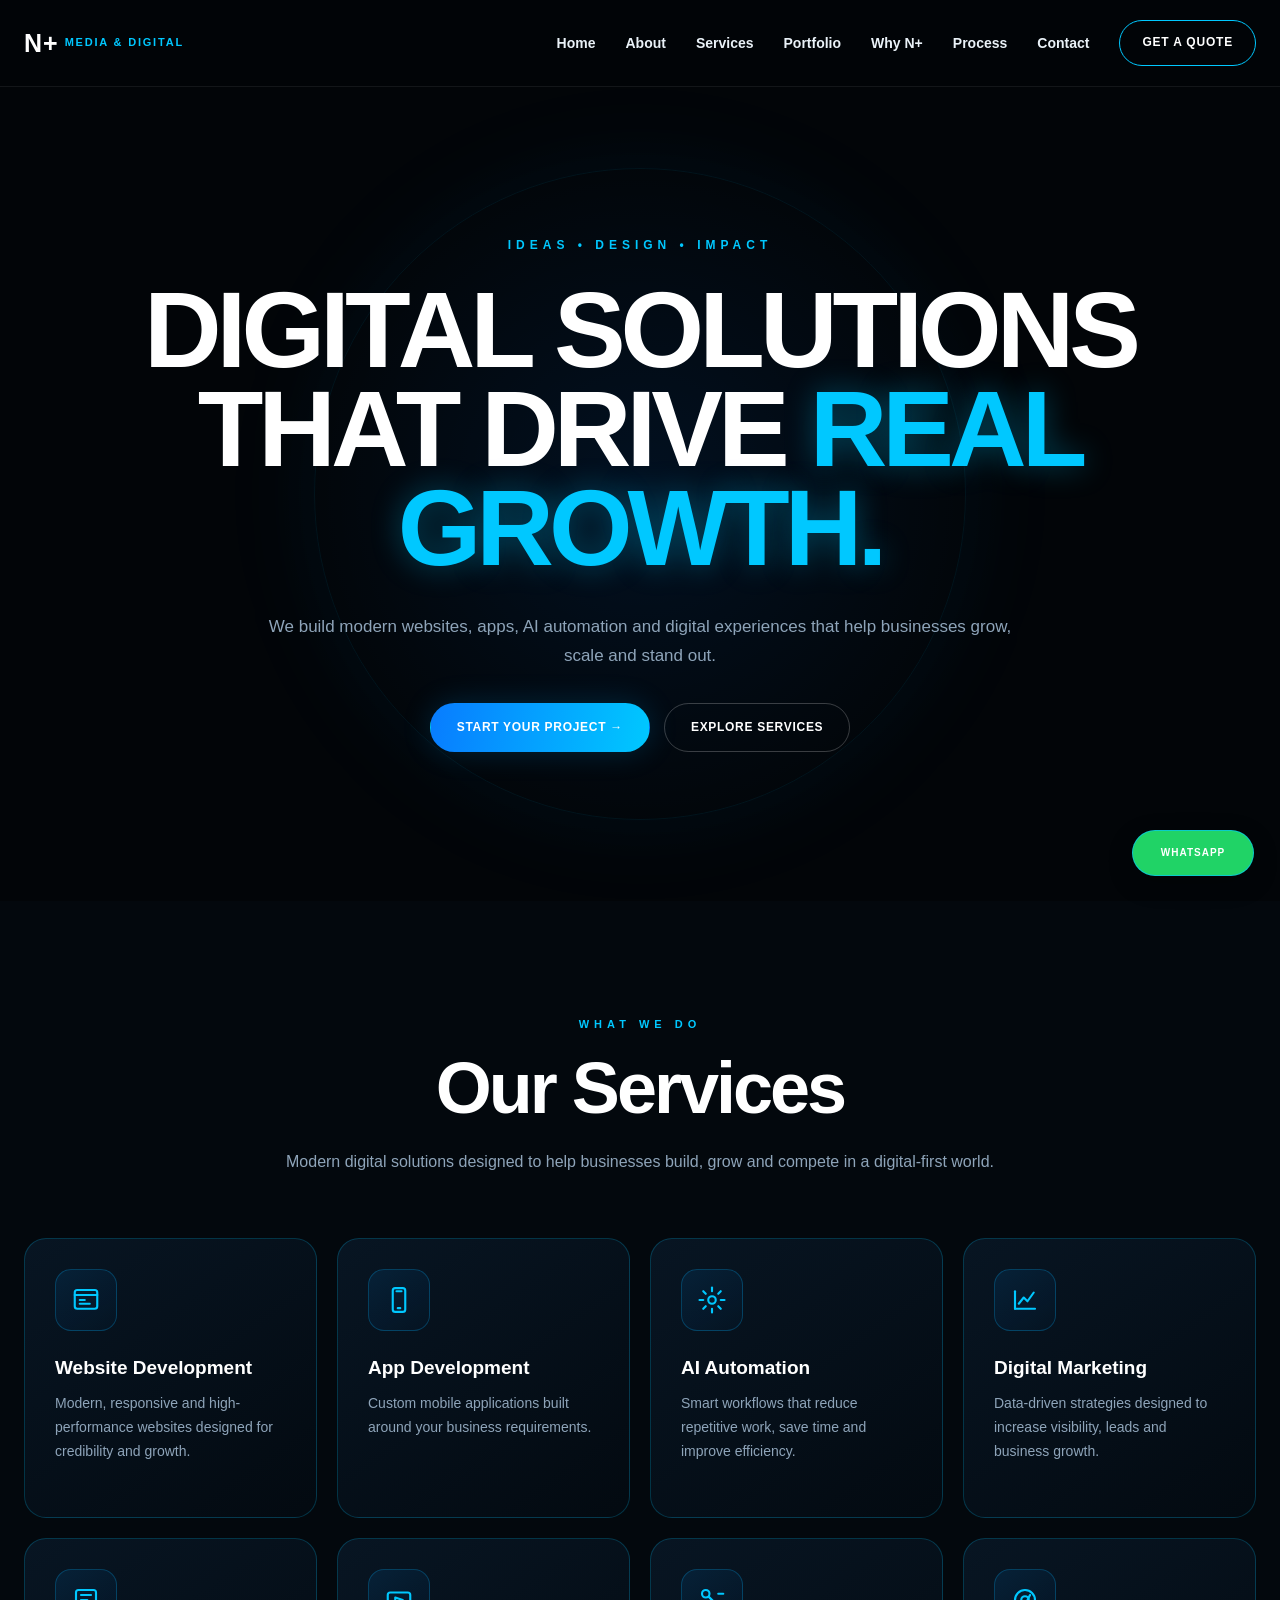
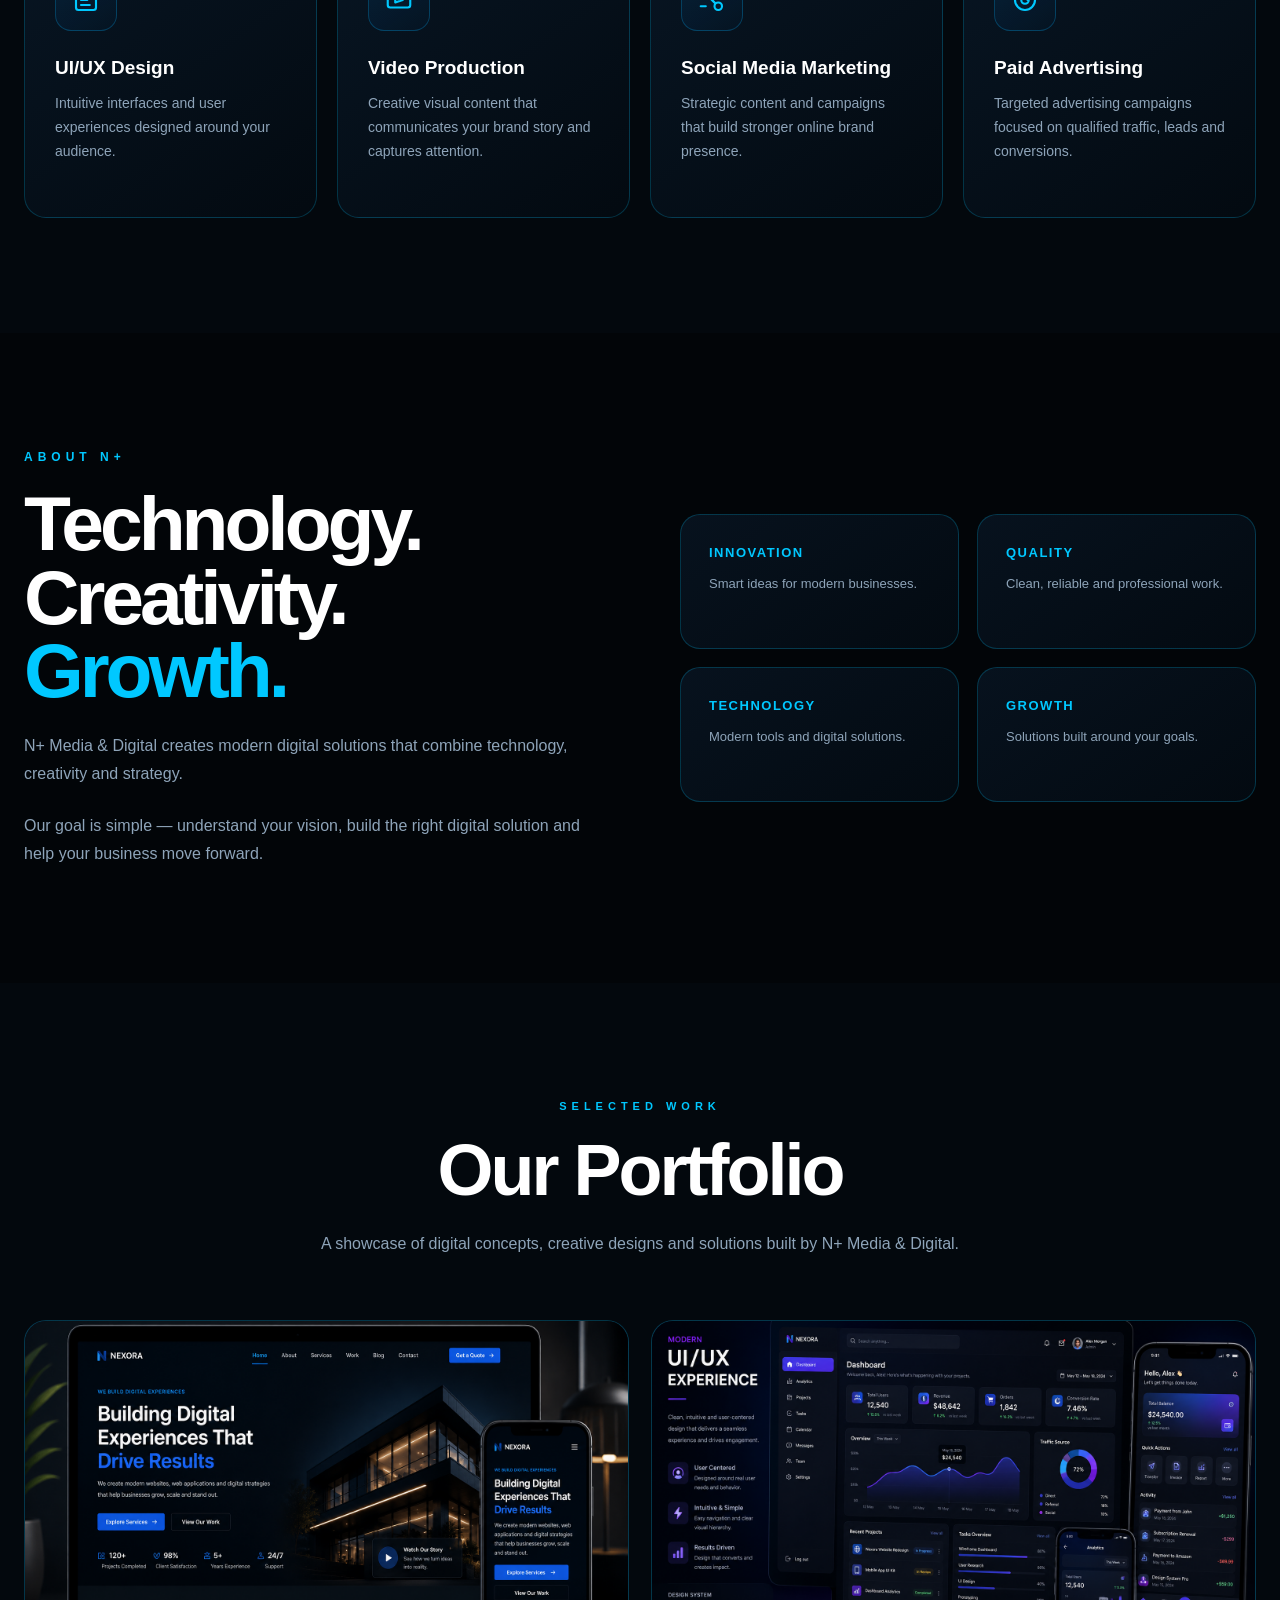
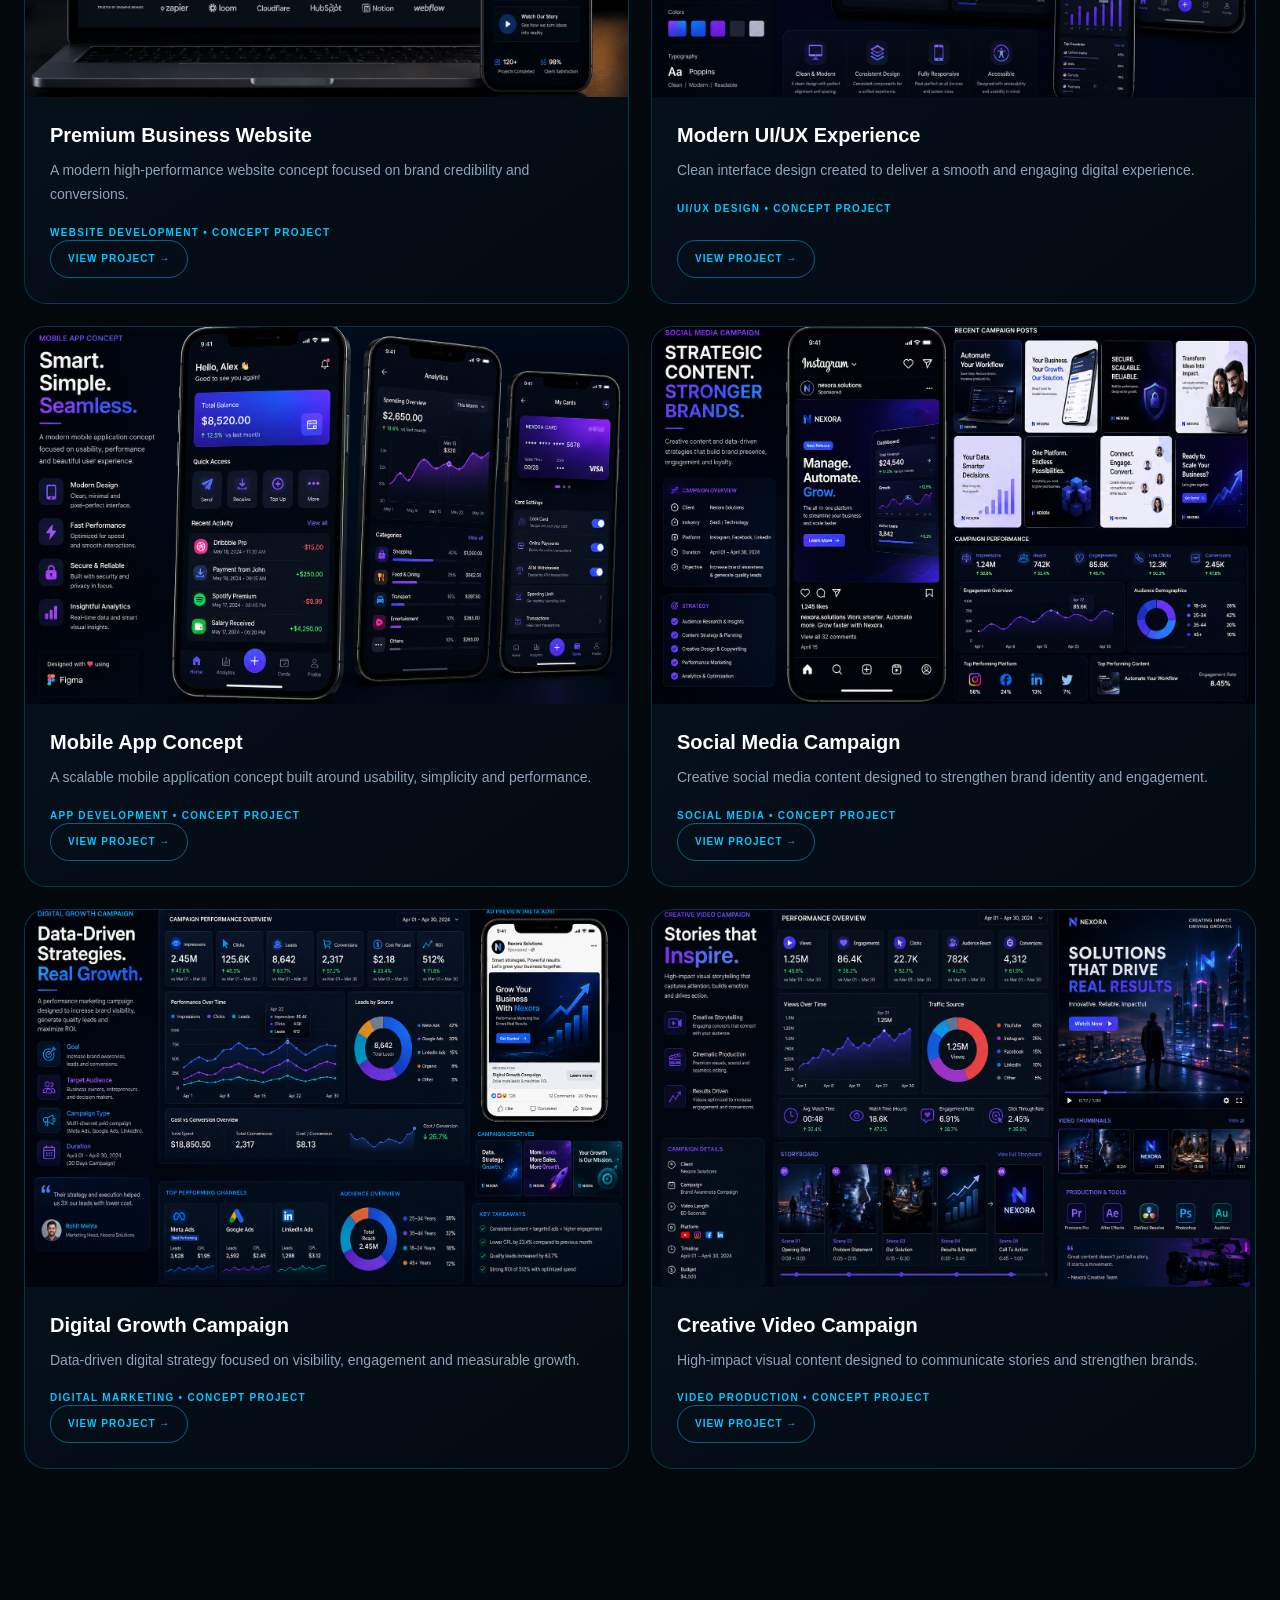
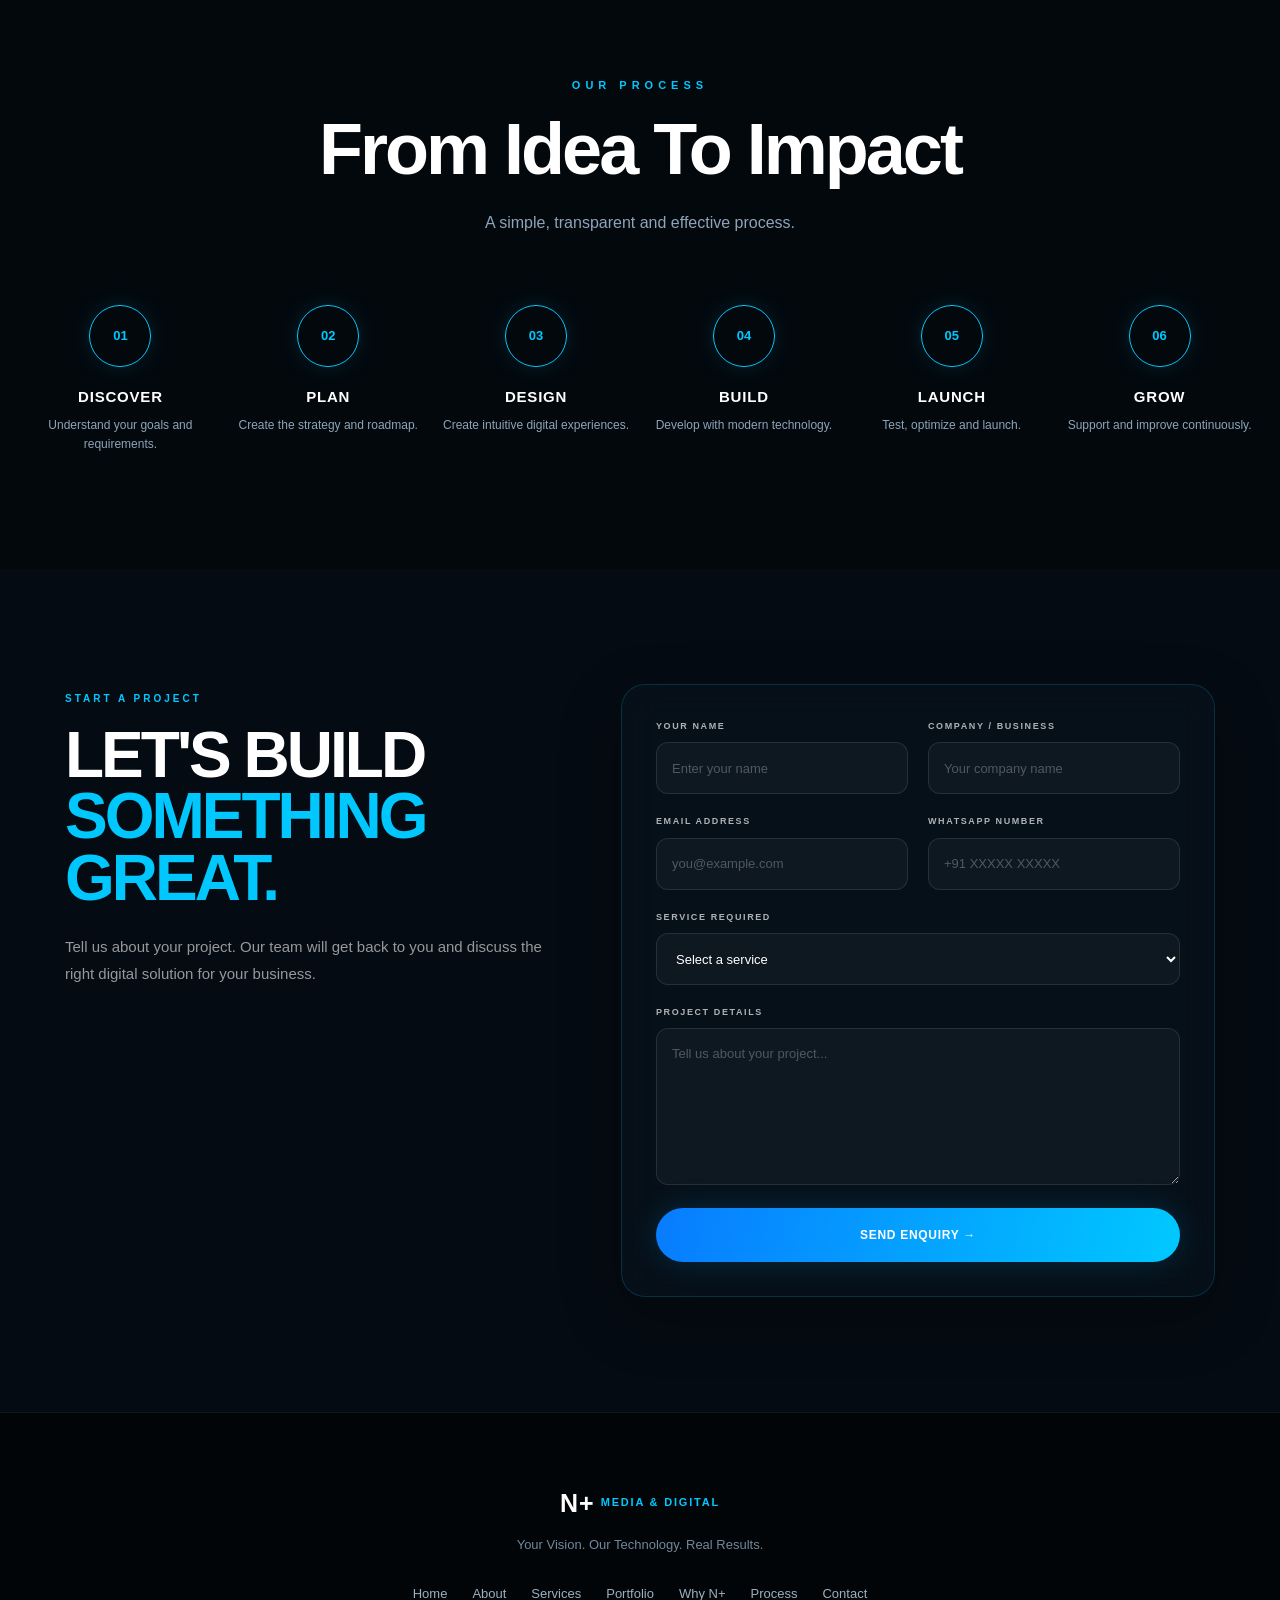
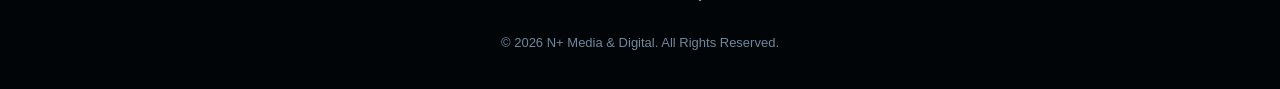
<file: index.html>
<!DOCTYPE html>
<html lang="en">

<head>

    <meta charset="UTF-8">

    <meta
        name="viewport"
        content="width=device-width, initial-scale=1.0"
    >

    <title>
        N+ Media & Digital | Digital Solutions That Drive Real Growth
    </title>

    <meta
        name="description"
        content="N+ Media & Digital builds modern websites, apps, AI automation, UI/UX and digital solutions for growing businesses."
    >

    <!-- SEO -->
<link rel="canonical" href="https://nplusmediadigital.github.io/">

<meta name="robots" content="index, follow">

<meta property="og:title" content="N+ Media & Digital | Digital Solutions That Drive Real Growth">
<meta property="og:description" content="N+ Media & Digital builds modern websites, apps, AI automation, UI/UX and digital solutions for growing businesses.">
<meta property="og:url" content="https://nplusmediadigital.github.io/">
<meta property="og:type" content="website">

<meta name="twitter:card" content="summary">
<meta name="twitter:title" content="N+ Media & Digital | Digital Solutions That Drive Real Growth">
<meta name="twitter:description" content="Modern websites, apps, AI automation, UI/UX and digital solutions for growing businesses.">
    
    <meta
        name="theme-color"
        content="#03080d"
    >

    <link
        rel="stylesheet"
        href="style.css"
    >
    <link rel="icon" type="image/png" href="favicon.png">
</head>


<body>


<!-- =========================================================
     HEADER
========================================================= -->

<header>

    <nav class="navbar">

        <!-- LOGO -->

        <a
    href="#home"
    class="logo"
    aria-label="N+ Media & Digital Home"
>
    N+
    <span>MEDIA & DIGITAL</span>
</a>

        <!-- NAVIGATION -->

        <ul class="nav-links">

            <li>
                <a href="#home">
                    Home
                </a>
            </li>

            <li>
                <a href="#about">
                    About
                </a>
            </li>

            <li>
                <a href="#services">
                    Services
                </a>
            </li>

            <li>
                <a href="#portfolio">
                    Portfolio
                </a>
            </li>

            <li>
                <a href="#why">
                    Why N+
                </a>
            </li>

            <li>
                <a href="#process">
                    Process
                </a>
            </li>

            <li>
                <a href="#contact">
                    Contact
                </a>
            </li>

        </ul>


        <!-- MOBILE MENU BUTTON -->

        <button
            class="menu-toggle"
            type="button"
            aria-label="Open menu"
            aria-expanded="false"
        >
            <span></span>
            <span></span>
            <span></span>
        </button>


        <!-- DESKTOP QUOTE BUTTON -->

        <a
            href="#contact"
            class="nav-btn quote-btn"
        >
            GET A QUOTE
        </a>

    </nav>

</header>



<!-- =========================================================
     MAIN
========================================================= -->

<main id="home">



<!-- =========================================================
     HERO
========================================================= -->

<section class="hero">

    <div class="hero-content">

        <div class="eyebrow">
            IDEAS • DESIGN • IMPACT
        </div>


        <h1>

            DIGITAL SOLUTIONS

            <br>

            THAT DRIVE

            <span>
                REAL GROWTH.
            </span>

        </h1>


        <p>
            We build modern websites, apps, AI automation
            and digital experiences that help businesses
            grow, scale and stand out.
        </p>


        <div class="hero-buttons">

            <a
                href="#contact"
                class="btn btn-primary"
            >
                START YOUR PROJECT →
            </a>


            <a
                href="#services"
                class="btn btn-outline"
            >
                EXPLORE SERVICES
            </a>

        </div>

    </div>

</section>



<!-- =========================================================
     SERVICES
========================================================= -->

<section id="services">

    <div class="section-title">

        <small>
            WHAT WE DO
        </small>


        <h2>
            Our Services
        </h2>


        <p>
            Modern digital solutions designed to help
            businesses build, grow and compete in a
            digital-first world.
        </p>

    </div>



    <div class="services-grid">


        <!-- SERVICE 01 -->

        <div class="card service-card">

            <div class="icon">

                <svg
                    class="digital-icon"
                    viewBox="0 0 24 24"
                    aria-hidden="true"
                >

                    <rect
                        x="3"
                        y="4"
                        width="18"
                        height="15"
                        rx="2"
                    ></rect>

                    <path d="M3 8h18"></path>

                    <path d="M7 12h4"></path>

                    <path d="M7 15h8"></path>

                </svg>

            </div>


            <h3>
                Website Development
            </h3>


            <p>
                Modern, responsive and high-performance
                websites designed for credibility and growth.
            </p>

        </div>



        <!-- SERVICE 02 -->

        <div class="card service-card">

            <div class="icon">

                <svg
                    class="digital-icon"
                    viewBox="0 0 24 24"
                    aria-hidden="true"
                >

                    <rect
                        x="7"
                        y="2.5"
                        width="10"
                        height="19"
                        rx="2"
                    ></rect>

                    <path d="M10 5h4"></path>

                    <path d="M11 18.5h2"></path>

                </svg>

            </div>


            <h3>
                App Development
            </h3>


            <p>
                Custom mobile applications built around
                your business requirements.
            </p>

        </div>



        <!-- SERVICE 03 -->

        <div class="card service-card">

            <div class="icon">

                <svg
                    class="digital-icon"
                    viewBox="0 0 24 24"
                    aria-hidden="true"
                >

                    <circle
                        cx="12"
                        cy="12"
                        r="3"
                    ></circle>

                    <path d="M12 2v3"></path>

                    <path d="M12 19v3"></path>

                    <path d="M2 12h3"></path>

                    <path d="M19 12h3"></path>

                    <path d="M5 5l2 2"></path>

                    <path d="M17 17l2 2"></path>

                    <path d="M19 5l-2 2"></path>

                    <path d="M7 17l-2 2"></path>

                </svg>

            </div>


            <h3>
                AI Automation
            </h3>


            <p>
                Smart workflows that reduce repetitive work,
                save time and improve efficiency.
            </p>

        </div>



        <!-- SERVICE 04 -->

        <div class="card service-card">

            <div class="icon">

                <svg
                    class="digital-icon"
                    viewBox="0 0 24 24"
                    aria-hidden="true"
                >

                    <path d="M4 19V5"></path>

                    <path d="M4 19h16"></path>

                    <path d="M7 15l4-5 3 3 5-7"></path>

                </svg>

            </div>


            <h3>
                Digital Marketing
            </h3>


            <p>
                Data-driven strategies designed to increase
                visibility, leads and business growth.
            </p>

        </div>



        <!-- SERVICE 05 -->

        <div class="card service-card">

            <div class="icon">

                <svg
                    class="digital-icon"
                    viewBox="0 0 24 24"
                    aria-hidden="true"
                >

                    <rect
                        x="4"
                        y="4"
                        width="16"
                        height="16"
                        rx="2"
                    ></rect>

                    <path d="M8 8h8"></path>

                    <path d="M8 12h5"></path>

                    <path d="M8 16h7"></path>

                </svg>

            </div>


            <h3>
                UI/UX Design
            </h3>


            <p>
                Intuitive interfaces and user experiences
                designed around your audience.
            </p>

        </div>



        <!-- SERVICE 06 -->

        <div class="card service-card">

            <div class="icon">

                <svg
                    class="digital-icon"
                    viewBox="0 0 24 24"
                    aria-hidden="true"
                >

                    <rect
                        x="3"
                        y="6"
                        width="18"
                        height="12"
                        rx="2"
                    ></rect>

                    <path d="M9 10l6 2-6 2z"></path>

                </svg>

            </div>


            <h3>
                Video Production
            </h3>


            <p>
                Creative visual content that communicates
                your brand story and captures attention.
            </p>

        </div>



        <!-- SERVICE 07 -->

        <div class="card service-card">

            <div class="icon">

                <svg
                    class="digital-icon"
                    viewBox="0 0 24 24"
                    aria-hidden="true"
                >

                    <circle
                        cx="7"
                        cy="7"
                        r="3"
                    ></circle>

                    <circle
                        cx="17"
                        cy="17"
                        r="3"
                    ></circle>

                    <path d="M9.5 9.5l5 5"></path>

                    <path d="M17 7h4"></path>

                    <path d="M7 17H3"></path>

                </svg>

            </div>


            <h3>
                Social Media Marketing
            </h3>


            <p>
                Strategic content and campaigns that build
                stronger online brand presence.
            </p>

        </div>



        <!-- SERVICE 08 -->

        <div class="card service-card">

            <div class="icon">

                <svg
                    class="digital-icon"
                    viewBox="0 0 24 24"
                    aria-hidden="true"
                >

                    <circle
                        cx="12"
                        cy="12"
                        r="8"
                    ></circle>

                    <circle
                        cx="12"
                        cy="12"
                        r="3"
                    ></circle>

                    <path d="M16 8l-2 4"></path>

                </svg>

            </div>


            <h3>
                Paid Advertising
            </h3>


            <p>
                Targeted advertising campaigns focused on
                qualified traffic, leads and conversions.
            </p>

        </div>


    </div>

</section>



<!-- =========================================================
     ABOUT
========================================================= -->

<section id="about">

    <div class="about-box about-grid">


        <!-- ABOUT CONTENT -->

        <div class="about-text about-content">

            <small class="eyebrow">
                ABOUT N+
            </small>


            <h2>

                Technology.

                <br>

                Creativity.

                <br>

                <span>
                    Growth.
                </span>

            </h2>


            <p>
                N+ Media & Digital creates modern digital
                solutions that combine technology, creativity
                and strategy.
            </p>


            <p>
                Our goal is simple — understand your vision,
                build the right digital solution and help your
                business move forward.
            </p>

        </div>



        <!-- VALUES -->

        <div class="values about-cards">


            <div class="value">

                <strong>
                    INNOVATION
                </strong>

                <span>
                    Smart ideas for modern businesses.
                </span>

            </div>


            <div class="value">

                <strong>
                    QUALITY
                </strong>

                <span>
                    Clean, reliable and professional work.
                </span>

            </div>


            <div class="value">

                <strong>
                    TECHNOLOGY
                </strong>

                <span>
                    Modern tools and digital solutions.
                </span>

            </div>


            <div class="value">

                <strong>
                    GROWTH
                </strong>

                <span>
                    Solutions built around your goals.
                </span>

            </div>


        </div>

    </div>

</section>



<!-- =========================================================
     PORTFOLIO
========================================================= -->

<section id="portfolio">

    <div class="section-title">

        <small>
            SELECTED WORK
        </small>


        <h2>
            Our Portfolio
        </h2>


        <p>
            A showcase of digital concepts, creative
            designs and solutions built by N+ Media & Digital.
        </p>

    </div>



    <div class="portfolio-grid">


        <!-- PROJECT 01 -->

        <div class="card portfolio-card">

            <img
                src="premium-business-website.png"
                alt="Premium Business Website"
                class="portfolio-image"
                loading="lazy"
            >


            <div class="portfolio-content">

                <h3>
                    Premium Business Website
                </h3>


                <p>
                    A modern high-performance website concept
                    focused on brand credibility and conversions.
                </p>


                <span class="portfolio-category">
                    WEBSITE DEVELOPMENT • CONCEPT PROJECT
                </span>


                <a
                    href="#contact"
                    class="portfolio-button"
                >
                    VIEW PROJECT →
                </a>

            </div>

        </div>



        <!-- PROJECT 02 -->

        <div class="card portfolio-card">

            <img
                src="modern-uiux-experience.png"
                alt="Modern UI UX Experience"
                class="portfolio-image"
                loading="lazy"
            >


            <div class="portfolio-content">

                <h3>
                    Modern UI/UX Experience
                </h3>


                <p>
                    Clean interface design created to deliver
                    a smooth and engaging digital experience.
                </p>


                <span class="portfolio-category">
                    UI/UX DESIGN • CONCEPT PROJECT
                </span>


                <a
                    href="#contact"
                    class="portfolio-button"
                >
                    VIEW PROJECT →
                </a>

            </div>

        </div>



        <!-- PROJECT 03 -->

        <div class="card portfolio-card">

            <img
                src="mobile-app-concept.png"
                alt="Mobile App Concept"
                class="portfolio-image"
                loading="lazy"
            >


            <div class="portfolio-content">

                <h3>
                    Mobile App Concept
                </h3>


                <p>
                    A scalable mobile application concept built
                    around usability, simplicity and performance.
                </p>


                <span class="portfolio-category">
                    APP DEVELOPMENT • CONCEPT PROJECT
                </span>


                <a
                    href="#contact"
                    class="portfolio-button"
                >
                    VIEW PROJECT →
                </a>

            </div>

        </div>



        <!-- PROJECT 04 -->

        <div class="card portfolio-card">

            <img
                src="social-media-campaign.png"
                alt="Social Media Campaign"
                class="portfolio-image"
                loading="lazy"
            >


            <div class="portfolio-content">

                <h3>
                    Social Media Campaign
                </h3>


                <p>
                    Creative social media content designed to
                    strengthen brand identity and engagement.
                </p>


                <span class="portfolio-category">
                    SOCIAL MEDIA • CONCEPT PROJECT
                </span>


                <a
                    href="#contact"
                    class="portfolio-button"
                >
                    VIEW PROJECT →
                </a>

            </div>

        </div>



        <!-- PROJECT 05 -->

        <div class="card portfolio-card">

            <img
                src="digital-growth-campaign.png"
                alt="Digital Growth Campaign"
                class="portfolio-image"
                loading="lazy"
            >


            <div class="portfolio-content">

                <h3>
                    Digital Growth Campaign
                </h3>


                <p>
                    Data-driven digital strategy focused on
                    visibility, engagement and measurable growth.
                </p>


                <span class="portfolio-category">
                    DIGITAL MARKETING • CONCEPT PROJECT
                </span>


                <a
                    href="#contact"
                    class="portfolio-button"
                >
                    VIEW PROJECT →
                </a>

            </div>

        </div>



        <!-- PROJECT 06 -->

        <div class="card portfolio-card">

            <img
                src="creative-video-campaign.png"
                alt="Creative Video Campaign"
                class="portfolio-image"
                loading="lazy"
            >


            <div class="portfolio-content">

                <h3>
                    Creative Video Campaign
                </h3>


                <p>
                    High-impact visual content designed to
                    communicate stories and strengthen brands.
                </p>


                <span class="portfolio-category">
                    VIDEO PRODUCTION • CONCEPT PROJECT
                </span>


                <a
                    href="#contact"
                    class="portfolio-button"
                >
                    VIEW PROJECT →
                </a>

            </div>

        </div>



        <!-- PROJECT 07 -->

        <div class="card portfolio-card">

            <img
                src="ai-automation-system.png"
                alt="AI Automation System"
                class="portfolio-image"
                loading="lazy"
            >


            <div class="portfolio-content">

                <h3>
                    AI Automation System
                </h3>


                <p>
                    Intelligent workflow automation designed to
                    reduce repetitive tasks and improve efficiency.
                </p>


                <span class="portfolio-category">
                    AI AUTOMATION • CONCEPT PROJECT
                </span>


                <a
                    href="#contact"
                    class="portfolio-button"
                >
                    VIEW PROJECT →
                </a>

            </div>

        </div>



        <!-- PROJECT 08 -->

        <div class="card portfolio-card">

            <img
                src="paid-advertising-campaign.png"
                alt="Paid Advertising Campaign"
                class="portfolio-image"
                loading="lazy"
            >


            <div class="portfolio-content">

                <h3>
                    Paid Advertising Campaign
                </h3>


                <p>
                    Performance-focused advertising concepts
                    built around traffic, leads and conversions.
                </p>


                <span class="portfolio-category">
                    PAID ADVERTISING • CONCEPT PROJECT
                </span>


                <a
                    href="#contact"
                    class="portfolio-button"
                >
                    VIEW PROJECT →
                </a>

            </div>

        </div>


    </div>

</section>



<!-- =========================================================
     WHY N+
========================================================= -->

<section id="why">

    <div class="section-title">

        <small>
            WHY N+
        </small>


        <h2>
            More Than A Service.
        </h2>


        <p>
            We aim to become a technology partner that
            grows with your business.
        </p>

    </div>



    <div class="why-grid">


        <!-- WHY 01 -->

        <div class="why-card">

            <div class="icon">

                <svg
                    class="digital-icon"
                    viewBox="0 0 24 24"
                    aria-hidden="true"
                >

                    <path d="M12 3v18"></path>

                    <path d="M3 12h18"></path>

                    <path d="M5 5l14 14"></path>

                    <path d="M19 5L5 19"></path>

                </svg>

            </div>


            <h3>
                Innovation
            </h3>


            <p>
                Modern ideas and technologies designed
                for today's digital world.
            </p>

        </div>



        <!-- WHY 02 -->

        <div class="why-card">

            <div class="icon">

                <svg
                    class="digital-icon"
                    viewBox="0 0 24 24"
                    aria-hidden="true"
                >

                    <path d="M12 3l7 4v5c0 4.5-3 7.5-7 9-4-1.5-7-4.5-7-9V7z"></path>

                    <path d="M9 12l2 2 4-4"></path>

                </svg>

            </div>


            <h3>
                Quality
            </h3>


            <p>
                Attention to detail with quality at
                every stage of development.
            </p>

        </div>



        <!-- WHY 03 -->

        <div class="why-card">

            <div class="icon">

                <svg
                    class="digital-icon"
                    viewBox="0 0 24 24"
                    aria-hidden="true"
                >

                    <path d="M13 2L5 13h6l-1 9 8-11h-6z"></path>

                </svg>

            </div>


            <h3>
                Speed
            </h3>


            <p>
                Efficient project execution without
                unnecessary delays.
            </p>

        </div>



        <!-- WHY 04 -->

        <div class="why-card">

            <div class="icon">

                <svg
                    class="digital-icon"
                    viewBox="0 0 24 24"
                    aria-hidden="true"
                >

                    <circle
                        cx="12"
                        cy="12"
                        r="8"
                    ></circle>

                    <circle
                        cx="12"
                        cy="12"
                        r="3"
                    ></circle>

                    <path d="M16 8l-2 4"></path>

                </svg>

            </div>


            <h3>
                Results Driven
            </h3>


            <p>
                Solutions designed around meaningful
                business objectives.
            </p>

        </div>



        <!-- WHY 05 -->

        <div class="why-card">

            <div class="icon">

                <svg
                    class="digital-icon"
                    viewBox="0 0 24 24"
                    aria-hidden="true"
                >

                    <path d="M8 11l-2-2a2 2 0 0 0-3 3l4 4a4 4 0 0 0 6 0l2-2"></path>

                    <path d="M16 13l2 2a2 2 0 0 0 3-3l-4-4a4 4 0 0 0-6 0l-2 2"></path>

                </svg>

            </div>


            <h3>
                Client First
            </h3>


            <p>
                Your goals and requirements guide
                every decision we make.
            </p>

        </div>



        <!-- WHY 06 -->

        <div class="why-card">

            <div class="icon">

                <svg
                    class="digital-icon"
                    viewBox="0 0 24 24"
                    aria-hidden="true"
                >

                    <path d="M4 19V5"></path>

                    <path d="M4 19h16"></path>

                    <path d="M7 15l4-5 3 3 5-7"></path>

                </svg>

            </div>


            <h3>
                Growth Focused
            </h3>


            <p>
                Digital solutions built to support
                long-term business growth.
            </p>

        </div>


    </div>

</section>



<!-- =========================================================
     PROCESS
========================================================= -->

<section id="process">

    <div class="section-title">

        <small>
            OUR PROCESS
        </small>


        <h2>
            From Idea To Impact
        </h2>


        <p>
            A simple, transparent and effective process.
        </p>

    </div>



    <!-- PROCESS GRID -->

    <div class="process process-grid">


        <!-- STEP 01 -->

        <div class="step process-item">

            <div class="number">
                01
            </div>


            <h3>
                DISCOVER
            </h3>


            <p>
                Understand your goals and requirements.
            </p>

        </div>



        <!-- STEP 02 -->

        <div class="step process-item">

            <div class="number">
                02
            </div>


            <h3>
                PLAN
            </h3>


            <p>
                Create the strategy and roadmap.
            </p>

        </div>



        <!-- STEP 03 -->

        <div class="step process-item">

            <div class="number">
                03
            </div>


            <h3>
                DESIGN
            </h3>


            <p>
                Create intuitive digital experiences.
            </p>

        </div>



        <!-- STEP 04 -->

        <div class="step process-item">

            <div class="number">
                04
            </div>


            <h3>
                BUILD
            </h3>


            <p>
                Develop with modern technology.
            </p>

        </div>



        <!-- STEP 05 -->

        <div class="step process-item">

            <div class="number">
                05
            </div>


            <h3>
                LAUNCH
            </h3>


            <p>
                Test, optimize and launch.
            </p>

        </div>



        <!-- STEP 06 -->

        <div class="step process-item">

            <div class="number">
                06
            </div>


            <h3>
                GROW
            </h3>


            <p>
                Support and improve continuously.
            </p>

        </div>


    </div>

</section>



<!-- =========================================================
     CONTACT
========================================================= -->

<section
    id="contact"
    class="contact-section"
>

    <div class="contact-container contact-grid">


        <!-- CONTACT CONTENT -->

        <div class="contact-heading contact-content">

            <small>
                START A PROJECT
            </small>


            <h2>

                LET'S BUILD

                <br>

                <span>
                    SOMETHING GREAT.
                </span>

            </h2>


            <p>
                Tell us about your project. Our team will
                get back to you and discuss the right
                digital solution for your business.
            </p>

        </div>



        <!-- CONTACT FORM -->

        <form
    class="contact-form"
    id="projectForm"
    action="https://formspree.io/f/xkjnnzra"
    method="POST"
>


            <!-- NAME + COMPANY -->

            <div class="form-row form-grid">


                <div class="form-group">

                    <label for="name">
                        YOUR NAME
                    </label>


                    <input
                        type="text"
                        id="name"
                        name="name"
                        placeholder="Enter your name"
                        autocomplete="name"
                        required
                    >

                </div>



                <div class="form-group">

                    <label for="company">
                        COMPANY / BUSINESS
                    </label>


                    <input
                        type="text"
                        id="company"
                        name="company"
                        placeholder="Your company name"
                        autocomplete="organization"
                    >

                </div>


            </div>



            <!-- EMAIL + WHATSAPP -->

            <div class="form-row form-grid">


                <div class="form-group">

                    <label for="email">
                        EMAIL ADDRESS
                    </label>


                    <input
                        type="email"
                        id="email"
                        name="email"
                        placeholder="you@example.com"
                        autocomplete="email"
                        required
                    >

                </div>



                <div class="form-group">

                    <label for="whatsapp">
                        WHATSAPP NUMBER
                    </label>


                    <input
                        type="tel"
                        id="whatsapp"
                        name="whatsapp"
                        placeholder="+91 XXXXX XXXXX"
                        autocomplete="tel"
                        required
                    >

                </div>


            </div>



            <!-- SERVICE -->

            <div class="form-group">

                <label for="service">
                    SERVICE REQUIRED
                </label>


                <select
                    id="service"
                    name="service"
                    required
                >

                    <option
                        value=""
                        selected
                        disabled
                    >
                        Select a service
                    </option>


                    <option value="Website Development">
                        Website Development
                    </option>


                    <option value="App Development">
                        App Development
                    </option>


                    <option value="AI Automation">
                        AI Automation
                    </option>


                    <option value="Digital Marketing">
                        Digital Marketing
                    </option>


                    <option value="UI/UX Design">
                        UI/UX Design
                    </option>


                    <option value="Video Production">
                        Video Production
                    </option>


                    <option value="Social Media Marketing">
                        Social Media Marketing
                    </option>


                    <option value="Paid Advertising">
                        Paid Advertising
                    </option>


                    <option value="Other">
                        Other
                    </option>

                </select>

            </div>



            <!-- PROJECT DETAILS -->

            <div class="form-group">

                <label for="details">
                    PROJECT DETAILS
                </label>


                <textarea
                    id="details"
                    name="details"
                    rows="6"
                    placeholder="Tell us about your project..."
                    required
                ></textarea>

            </div>



            <!-- SUBMIT -->

            <button
                type="submit"
                class="btn btn-primary form-submit"
            >
                SEND ENQUIRY →
            </button>


        </form>

    </div>

</section>


</main>



<!-- =========================================================
     FOOTER
========================================================= -->

<footer>


    <div class="footer-content">


        <!-- FOOTER LOGO -->

        <div class="logo">

            N+

            <span>
                MEDIA & DIGITAL
            </span>

        </div>


        <p>
            Your Vision. Our Technology. Real Results.
        </p>


        <!-- FOOTER LINKS -->

        <div class="footer-links">

            <a href="#home">
                Home
            </a>

            <a href="#about">
                About
            </a>

            <a href="#services">
                Services
            </a>

            <a href="#portfolio">
                Portfolio
            </a>

            <a href="#why">
                Why N+
            </a>

            <a href="#process">
                Process
            </a>

            <a href="#contact">
                Contact
            </a>

        </div>


        <p>
            © 2026 N+ Media & Digital. All Rights Reserved.
        </p>


    </div>

</footer>



<!-- =========================================================
     FLOATING WHATSAPP
========================================================= -->

<a
    href="https://wa.me/918072441662?text=Hi%20N%2B%20Media%20%26%20Digital%2C%20I%20want%20to%20discuss%20a%20project."
    class="whatsapp-btn"
    target="_blank"
    rel="noopener noreferrer"
    aria-label="Chat with N+ Media & Digital on WhatsApp"
>

    <span>
        WHATSAPP
    </span>

</a>



<!-- =========================================================
     SCROLL REVEAL
========================================================= -->

<script>

const revealElements =
    document.querySelectorAll(
        "section, .portfolio-card, .why-card, .value, .step"
    );


if ("IntersectionObserver" in window) {

    const revealObserver =
        new IntersectionObserver(
            (entries, observer) => {

                entries.forEach(entry => {

                    if (entry.isIntersecting) {

                        entry.target.classList.add("reveal");

                        observer.unobserve(
                            entry.target
                        );

                    }

                });

            },
            {
                threshold: 0.12
            }
        );


    revealElements.forEach(element => {

        revealObserver.observe(element);

    });

}
else {

    revealElements.forEach(element => {

        element.classList.add("reveal");

    });

}

</script>



<!-- =========================================================
     MAIN JAVASCRIPT
========================================================= -->

<script src="script.js"></script>


</body>

</html>
</file>
<file: style.css>
/* =========================================================
   N+ MEDIA & DIGITAL
   FINAL COMPLETE STYLE.CSS
   RESPONSIVE + DESKTOP + MOBILE
   ========================================================= */


/* =========================================================
   ROOT
   ========================================================= */

:root {
    --bg: #020508;
    --bg-dark: #03080d;
    --card: #071321;
    --card-light: #091827;

    --blue: #00c8ff;
    --blue-dark: #087cff;

    --white: #ffffff;
    --text: #eaf2f8;
    --muted: #8ea4b9;

    --border: rgba(0, 200, 255, 0.22);
    --border-light: rgba(255, 255, 255, 0.08);

    --shadow-blue: 0 0 35px rgba(0, 200, 255, 0.10);
}


/* =========================================================
   RESET
   ========================================================= */

* {
    margin: 0;
    padding: 0;
    box-sizing: border-box;
}

html {
    scroll-behavior: smooth;
    overflow-x: hidden;
}

body {
    margin: 0;
    padding: 0;

    width: 100%;
    min-height: 100vh;

    font-family:
        Arial,
        Helvetica,
        sans-serif;

    background: var(--bg);
    color: var(--white);

    line-height: 1.6;

    overflow-x: hidden;
}

body,
button,
input,
select,
textarea {
    font-family: Arial, Helvetica, sans-serif;
}

a {
    color: inherit;
    text-decoration: none;
}

button,
input,
select,
textarea {
    font: inherit;
}

img {
    max-width: 100%;
}

ul,
ol {
    margin: 0;
    padding: 0;
}

li {
    list-style: none;
}

section {
    width: 100%;
    position: relative;
}


/* =========================================================
   HEADER
   ========================================================= */

header {
    position: sticky;
    top: 0;

    z-index: 9999;

    width: 100%;

    background: rgba(2, 5, 8, 0.94);

    backdrop-filter: blur(18px);
    -webkit-backdrop-filter: blur(18px);

    border-bottom: 1px solid rgba(255, 255, 255, 0.07);
}


/* =========================================================
   NAVIGATION
   ========================================================= */

nav {
    width: min(1320px, calc(100% - 48px));

    height: 86px;

    margin: 0 auto;

    display: flex;
    align-items: center;
    justify-content: space-between;

    gap: 30px;
}


/* =========================================================
   LOGO
   ========================================================= */

.logo {
    display: inline-flex;
    align-items: center;

    flex-shrink: 0;

    font-size: 25px;
    font-weight: 900;

    letter-spacing: 1px;

    white-space: nowrap;
}

.logo span {
    margin-left: 6px;

    color: var(--blue);

    font-size: 11px;
    font-weight: 900;

    letter-spacing: 1.8px;
}


/* =========================================================
   NAV LINKS
   ========================================================= */

.nav-links {
    display: flex;
    align-items: center;
    justify-content: center;

    gap: 30px;

    margin-left: auto;
}

.nav-links li {
    list-style: none;
}

.nav-links a {
    position: relative;

    display: inline-block;

    color: var(--text);

    font-size: 14px;
    font-weight: 600;

    white-space: nowrap;

    transition:
        color 0.3s ease;
}

.nav-links a:hover {
    color: var(--blue);
}

.nav-links a::after {
    content: "";

    position: absolute;

    left: 0;
    bottom: -8px;

    width: 0;
    height: 2px;

    background: var(--blue);

    box-shadow: 0 0 10px var(--blue);

    transition: width 0.3s ease;
}

.nav-links a:hover::after {
    width: 100%;
}


/* =========================================================
   NAV QUOTE BUTTON
   ========================================================= */

.nav-btn {
    display: inline-flex;
    align-items: center;
    justify-content: center;

    flex-shrink: 0;

    padding: 12px 22px;

    border: 1px solid var(--blue);
    border-radius: 50px;

    color: var(--white);

    font-size: 12px;
    font-weight: 900;

    letter-spacing: 0.8px;

    white-space: nowrap;

    transition:
        background 0.3s ease,
        color 0.3s ease,
        transform 0.3s ease,
        box-shadow 0.3s ease;
}

.nav-btn:hover {
    background: var(--blue);

    color: #020508;

    transform: translateY(-2px);

    box-shadow:
        0 0 30px rgba(0, 200, 255, 0.30);
}


/* =========================================================
   MOBILE MENU BUTTON
   ========================================================= */

.menu-toggle {
    display: none;

    width: 46px;
    height: 46px;

    padding: 10px;

    flex-shrink: 0;

    border: 1px solid rgba(0, 200, 255, 0.35);
    border-radius: 12px;

    background: rgba(3, 12, 20, 0.85);

    cursor: pointer;

    position: relative;
}

.menu-toggle span {
    display: block;

    width: 22px;
    height: 2px;

    margin: 5px auto;

    background: #ffffff;

    transition:
        transform 0.3s ease,
        opacity 0.3s ease;
}


/* =========================================================
   HERO
   ========================================================= */

.hero {
    position: relative;

    min-height: calc(100vh - 86px);

    display: flex;
    align-items: center;
    justify-content: center;

    text-align: center;

    padding: 80px 24px;

    overflow: hidden;

    background:
        radial-gradient(
            circle at center,
            rgba(0, 119, 255, 0.10),
            transparent 48%
        ),
        var(--bg);
}

.hero::before {
    content: "";

    position: absolute;

    width: 650px;
    height: 650px;

    border-radius: 50%;

    border: 1px solid rgba(0, 200, 255, 0.07);

    left: 50%;
    top: 50%;

    transform: translate(-50%, -50%);

    box-shadow:
        0 0 120px rgba(0, 150, 255, 0.05);

    pointer-events: none;
}

.hero-content {
    position: relative;

    z-index: 2;

    width: min(1120px, 100%);

    margin: 0 auto;
}


/* =========================================================
   EYEBROW
   ========================================================= */

.eyebrow {
    display: block;

    margin-bottom: 26px;

    color: var(--blue);

    font-size: 12px;
    font-weight: 900;

    letter-spacing: 5px;

    text-transform: uppercase;
}


/* =========================================================
   HERO HEADING
   ========================================================= */

.hero h1 {
    margin: 0 auto;

    max-width: 1100px;

    color: var(--white);

    font-size: clamp(58px, 8.4vw, 118px);

    line-height: 0.92;

    font-weight: 900;

    letter-spacing: -5px;

    text-transform: uppercase;
}

.hero h1 span {
    color: var(--blue);

    text-shadow:
        0 0 30px rgba(0, 200, 255, 0.35);
}


/* =========================================================
   HERO PARAGRAPH
   ========================================================= */

.hero p {
    width: 100%;
    max-width: 780px;

    margin: 34px auto 32px;

    color: var(--muted);

    font-size: 17px;

    line-height: 1.75;
}


/* =========================================================
   HERO BUTTONS
   ========================================================= */

.hero-buttons {
    display: flex;

    align-items: center;
    justify-content: center;

    gap: 14px;

    flex-wrap: wrap;
}


/* =========================================================
   BUTTONS
   ========================================================= */

.btn {
    display: inline-flex;

    align-items: center;
    justify-content: center;

    min-height: 48px;

    padding: 14px 26px;

    border-radius: 50px;

    font-size: 12px;
    font-weight: 900;

    letter-spacing: 0.7px;

    white-space: nowrap;

    transition:
        transform 0.3s ease,
        box-shadow 0.3s ease,
        background 0.3s ease,
        border-color 0.3s ease,
        color 0.3s ease;
}

.btn-primary {
    color: #ffffff;

    background:
        linear-gradient(
            100deg,
            var(--blue-dark),
            var(--blue)
        );

    border: 1px solid transparent;

    box-shadow:
        0 0 30px rgba(0, 174, 255, 0.18);
}

.btn-primary:hover {
    transform: translateY(-3px);

    box-shadow:
        0 0 40px rgba(0, 174, 255, 0.35);
}

.btn-outline {
    color: var(--white);

    background: transparent;

    border: 1px solid rgba(255, 255, 255, 0.22);
}

.btn-outline:hover {
    color: var(--blue);

    border-color: var(--blue);

    transform: translateY(-3px);
}


/* =========================================================
   GENERAL SECTIONS
   ========================================================= */

section:not(.hero) {
    padding: 115px 24px;
}

#services,
#portfolio,
#process {
    background: var(--bg-dark);
}

#about,
#why {
    background: var(--bg);
}


/* =========================================================
   SECTION TITLE
   ========================================================= */

.section-title {
    width: min(1000px, 100%);

    margin: 0 auto;

    text-align: center;
}

.section-title small {
    display: block;

    margin-bottom: 18px;

    color: var(--blue);

    font-size: 11px;
    font-weight: 900;

    letter-spacing: 5px;

    text-transform: uppercase;
}

.section-title h2 {
    margin: 0;

    color: var(--white);

    font-size: clamp(46px, 6vw, 72px);

    line-height: 1;

    font-weight: 900;

    letter-spacing: -3px;
}

.section-title p {
    width: 100%;
    max-width: 800px;

    margin: 24px auto 0;

    color: var(--muted);

    font-size: 16px;

    line-height: 1.75;
}


/* =========================================================
   SERVICES
   ========================================================= */

.services-grid {
    width: min(1320px, 100%);

    margin: 62px auto 0;

    display: grid;

    grid-template-columns: repeat(4, minmax(0, 1fr));

    gap: 20px;
}


/* =========================================================
   SERVICE CARD
   ========================================================= */

.services-grid .card {
    width: 100%;
    min-width: 0;

    min-height: 280px;

    padding: 30px;

    border: 1px solid var(--border);

    border-radius: 22px;

    background:
        linear-gradient(
            145deg,
            rgba(8, 22, 36, 0.96),
            rgba(3, 10, 17, 0.96)
        );

    transition:
        transform 0.4s ease,
        border-color 0.4s ease,
        box-shadow 0.4s ease;
}

.services-grid .card:hover {
    transform: translateY(-8px);

    border-color: var(--blue);

    box-shadow:
        0 0 40px rgba(0, 174, 255, 0.08);
}


/* =========================================================
   SERVICE ICON
   ========================================================= */

.icon {
    width: 62px;
    height: 62px;

    display: flex;

    align-items: center;
    justify-content: center;

    margin-bottom: 25px;

    border-radius: 16px;

    border: 1px solid rgba(0, 180, 255, 0.25);

    background:
        linear-gradient(
            145deg,
            rgba(0, 150, 255, 0.10),
            rgba(0, 80, 180, 0.035)
        );

    transition:
        transform 0.35s ease,
        border-color 0.35s ease,
        box-shadow 0.35s ease;
}

.digital-icon {
    width: 30px;
    height: 30px;

    fill: none;

    stroke: var(--blue);

    stroke-width: 1.7;

    stroke-linecap: round;
    stroke-linejoin: round;

    transition:
        transform 0.35s ease,
        stroke 0.35s ease,
        filter 0.35s ease;
}

.card:hover .icon,
.why-card:hover .icon {
    transform: translateY(-4px) scale(1.05);

    border-color: rgba(0, 210, 255, 0.8);

    box-shadow:
        0 0 25px rgba(0, 160, 255, 0.18);
}

.card:hover .digital-icon,
.why-card:hover .digital-icon {
    stroke: #ffffff;

    transform: scale(1.12);

    filter:
        drop-shadow(
            0 0 10px
            rgba(0, 210, 255, 0.75)
        );
}


/* =========================================================
   SERVICE TEXT
   ========================================================= */

.services-grid .card h3 {
    margin: 0 0 12px;

    color: #ffffff;

    font-size: 19px;

    line-height: 1.3;

    font-weight: 800;
}

.services-grid .card p {
    margin: 0;

    color: var(--muted);

    font-size: 14px;

    line-height: 1.7;
}


/* =========================================================
   ABOUT
   ========================================================= */

.about-box {
    width: min(1320px, 100%);

    margin: 0 auto;

    display: grid;

    grid-template-columns: minmax(0, 1fr) minmax(0, 1fr);

    align-items: center;

    gap: 80px;
}

.about-text {
    min-width: 0;
}

.about-text .eyebrow {
    margin-bottom: 20px;
}

.about-text h2 {
    margin: 0;

    color: #ffffff;

    font-size: clamp(50px, 6vw, 80px);

    line-height: 0.96;

    font-weight: 900;

    letter-spacing: -4px;
}

.about-text h2 span {
    color: var(--blue);
}

.about-text p {
    max-width: 650px;

    margin-top: 24px;

    color: var(--muted);

    font-size: 16px;

    line-height: 1.75;
}


/* =========================================================
   ABOUT VALUES
   ========================================================= */

.values {
    display: grid;

    grid-template-columns: repeat(2, minmax(0, 1fr));

    gap: 18px;

    min-width: 0;
}

.value {
    min-height: 135px;

    padding: 28px;

    border: 1px solid var(--border);

    border-radius: 20px;

    background:
        linear-gradient(
            145deg,
            #07121e,
            #030a11
        );

    transition:
        transform 0.35s ease,
        border-color 0.35s ease,
        box-shadow 0.35s ease;
}

.value:hover {
    transform: translateY(-5px);

    border-color: var(--blue);

    box-shadow:
        0 0 30px rgba(0, 200, 255, 0.07);
}

.value strong {
    display: block;

    margin-bottom: 10px;

    color: var(--blue);

    font-size: 13px;

    letter-spacing: 1.5px;
}

.value span {
    display: block;

    color: var(--muted);

    font-size: 13px;

    line-height: 1.6;
}


/* =========================================================
   PORTFOLIO
   ========================================================= */

.portfolio-grid {
    width: min(1320px, 100%);

    margin: 62px auto 0;

    display: grid;

    grid-template-columns: repeat(2, minmax(0, 1fr));

    gap: 22px;

    align-items: stretch;
}


/* =========================================================
   PORTFOLIO CARD
   ========================================================= */

.portfolio-card {
    position: relative;

    width: 100%;
    min-width: 0;

    overflow: hidden;

    display: flex;
    flex-direction: column;

    padding: 0 !important;

    border: 1px solid var(--border);

    border-radius: 22px;

    background:
        linear-gradient(
            145deg,
            #071321,
            #030a11
        );

    transition:
        transform 0.4s ease,
        border-color 0.4s ease,
        box-shadow 0.4s ease;
}

.portfolio-card:hover {
    transform: translateY(-8px);

    border-color: var(--blue);

    box-shadow:
        0 15px 45px rgba(0, 0, 0, 0.4),
        0 0 35px rgba(0, 174, 255, 0.08);
}


/* =========================================================
   PORTFOLIO IMAGE
   ========================================================= */

.portfolio-image {
    width: 100%;

    aspect-ratio: 16 / 10;

    object-fit: cover;

    display: block;

    flex-shrink: 0;

    border-radius: 16px 16px 0 0;

    transition:
        transform 0.5s ease,
        filter 0.5s ease;
}

.portfolio-card:hover .portfolio-image {
    transform: scale(1.045);

    filter:
        brightness(1.07)
        contrast(1.04);
}


/* =========================================================
   PORTFOLIO CONTENT
   ========================================================= */

.portfolio-content {
    width: 100%;

    min-width: 0;

    flex: 1;

    display: flex;
    flex-direction: column;

    padding: 25px;
}

.portfolio-content h3 {
    margin: 0 0 11px;

    color: #ffffff;

    font-size: 20px;

    line-height: 1.3;

    font-weight: 800;
}

.portfolio-content p {
    margin: 0;

    color: var(--muted);

    font-size: 14px;

    line-height: 1.7;
}

.portfolio-category {
    display: block;

    margin-top: 18px;

    color: var(--blue);

    font-size: 10px;

    font-weight: 900;

    letter-spacing: 1.3px;

    line-height: 1.5;

    text-transform: uppercase;
}

.portfolio-button {
    display: inline-flex;

    align-items: center;
    justify-content: center;

    width: fit-content;

    margin-top: auto;
    padding: 10px 17px;

    border: 1px solid rgba(0, 200, 255, 0.45);

    border-radius: 30px;

    color: var(--blue);

    background: transparent;

    font-size: 10px;

    font-weight: 900;

    letter-spacing: 1px;

    transition:
        background 0.3s ease,
        color 0.3s ease,
        box-shadow 0.3s ease;
}

.portfolio-button:hover {
    background: var(--blue);

    color: #02060b;

    box-shadow:
        0 0 25px rgba(0, 200, 255, 0.35);
}


/* =========================================================
   WHY N+
   ========================================================= */

.why-grid {
    width: min(1320px, 100%);

    margin: 62px auto 0;

    display: grid;

    grid-template-columns: repeat(3, minmax(0, 1fr));

    gap: 20px;
}

.why-card {
    width: 100%;
    min-width: 0;

    min-height: 250px;

    padding: 32px;

    border: 1px solid var(--border);

    border-radius: 22px;

    background:
        linear-gradient(
            145deg,
            #071321,
            #030a11
        );

    transition:
        transform 0.4s ease,
        border-color 0.4s ease,
        box-shadow 0.4s ease;
}

.why-card:hover {
    transform: translateY(-7px);

    border-color: var(--blue);

    box-shadow:
        0 0 40px rgba(0, 174, 255, 0.08);
}

.why-card h3 {
    margin: 0 0 12px;

    color: #ffffff;

    font-size: 19px;

    line-height: 1.3;

    font-weight: 800;
}

.why-card p {
    margin: 0;

    color: var(--muted);

    font-size: 14px;

    line-height: 1.7;
}


/* =========================================================
   PROCESS
   ========================================================= */

#process > .process {
    width: min(1320px, 100%);

    margin: 68px auto 0;

    display: grid;

    grid-template-columns: repeat(6, minmax(0, 1fr));

    gap: 15px;
}

.step {
    min-width: 0;

    text-align: center;
}

.number {
    width: 62px;
    height: 62px;

    margin: 0 auto 20px;

    display: flex;

    align-items: center;
    justify-content: center;

    border-radius: 50%;

    border: 1px solid var(--blue);

    color: var(--blue);

    font-size: 13px;

    font-weight: 900;

    box-shadow:
        0 0 25px rgba(0, 200, 255, 0.12);
}

.step h3 {
    margin: 0 0 9px;

    color: #ffffff;

    font-size: 15px;

    line-height: 1.3;

    font-weight: 900;

    letter-spacing: 0.8px;
}

.step p {
    margin: 0;

    color: var(--muted);

    font-size: 12px;

    line-height: 1.6;
}


/* =========================================================
   CONTACT SECTION
   ========================================================= */

.contact-section {
    width: 100%;

    padding: 120px 24px;

    background: #050b12;
}

.contact-container {
    width: min(1150px, 100%);

    margin: 0 auto;

    display: grid;

    grid-template-columns: minmax(0, 0.9fr) minmax(0, 1.1fr);

    gap: 70px;

    align-items: start;
}


/* =========================================================
   CONTACT HEADING
   ========================================================= */

.contact-heading {
    min-width: 0;
}

.contact-heading small {
    display: inline-block;

    margin-bottom: 18px;

    color: var(--blue);

    font-size: 10px;

    font-weight: 900;

    letter-spacing: 3px;
}

.contact-heading h2 {
    margin: 0 0 24px;

    color: #ffffff;

    font-size: clamp(44px, 5vw, 68px);

    line-height: 0.96;

    font-weight: 900;

    letter-spacing: -3px;
}

.contact-heading h2 span {
    color: var(--blue);
}

.contact-heading p {
    max-width: 500px;

    margin: 0;

    color: rgba(255, 255, 255, 0.58);

    font-size: 15px;

    line-height: 1.8;
}


/* =========================================================
   CONTACT FORM
   ========================================================= */

.contact-form {
    width: 100%;
    min-width: 0;

    padding: 34px;

    border: 1px solid rgba(0, 200, 255, 0.18);

    border-radius: 24px;

    background: rgba(8, 18, 28, 0.72);

    box-shadow:
        0 20px 60px rgba(0, 0, 0, 0.25);

    backdrop-filter: blur(18px);
    -webkit-backdrop-filter: blur(18px);
}


/* =========================================================
   FORM ROW
   ========================================================= */

.form-row {
    width: 100%;

    display: grid;

    grid-template-columns: repeat(2, minmax(0, 1fr));

    gap: 20px;
}


/* =========================================================
   FORM GROUP
   ========================================================= */

.form-group {
    width: 100%;
    min-width: 0;

    margin-bottom: 20px;
}

.form-group label {
    display: block;

    margin-bottom: 9px;

    color: rgba(255, 255, 255, 0.68);

    font-size: 9px;

    font-weight: 900;

    letter-spacing: 1.6px;
}


/* =========================================================
   FORM INPUTS
   ========================================================= */

.form-group input,
.form-group select,
.form-group textarea {
    display: block;

    width: 100%;
    max-width: 100%;

    box-sizing: border-box;

    border: 1px solid rgba(255, 255, 255, 0.10);

    border-radius: 12px;

    outline: none;

    background: rgba(255, 255, 255, 0.035);

    color: #ffffff;

    font-family: inherit;

    font-size: 13px;

    transition:
        border-color 0.25s ease,
        background 0.25s ease,
        box-shadow 0.25s ease;
}

.form-group input,
.form-group select {
    height: 52px;

    padding: 0 15px;
}

.form-group textarea {
    min-height: 145px;

    padding: 15px;

    resize: vertical;
}


/* =========================================================
   PLACEHOLDER
   ========================================================= */

.form-group input::placeholder,
.form-group textarea::placeholder {
    color: rgba(255, 255, 255, 0.28);
}


/* =========================================================
   SELECT
   ========================================================= */

.form-group select {
    cursor: pointer;
}

.form-group select option {
    background: #07121c;

    color: #ffffff;
}


/* =========================================================
   FORM FOCUS
   ========================================================= */

.form-group input:focus,
.form-group select:focus,
.form-group textarea:focus {
    border-color: rgba(0, 200, 255, 0.75);

    background: rgba(0, 200, 255, 0.035);

    box-shadow:
        0 0 0 3px rgba(0, 200, 255, 0.08);
}


/* =========================================================
   SUBMIT BUTTON
   ========================================================= */

.form-submit {
    width: 100%;

    min-height: 54px;

    margin-top: 3px;

    border: none;

    cursor: pointer;

    font-family: inherit;
}


/* =========================================================
   FOOTER
   ========================================================= */

footer {
    width: 100%;

    padding: 70px 24px 35px;

    text-align: center;

    background: #020508;

    border-top: 1px solid rgba(255, 255, 255, 0.07);
}

footer .logo {
    justify-content: center;

    margin-bottom: 12px;
}

footer p {
    color: #71879b;

    font-size: 13px;
}

.footer-links {
    margin: 28px 0;

    display: flex;

    align-items: center;
    justify-content: center;

    flex-wrap: wrap;

    gap: 25px;
}

.footer-links a {
    color: #9cb0c1;

    font-size: 13px;

    transition: color 0.3s ease;
}

.footer-links a:hover {
    color: var(--blue);
}


/* =========================================================
   WHATSAPP FLOATING BUTTON
   ========================================================= */

.whatsapp-btn {
    position: fixed;

    right: 26px;
    bottom: 24px;

    z-index: 99999;

    display: flex;

    align-items: center;
    justify-content: center;

    min-width: 122px;
    height: 46px;

    padding: 0 20px;

    border: 1px solid rgba(0, 200, 255, 0.65);

    border-radius: 50px;

    background: #20d366;

    color: #ffffff;

    font-size: 10px;

    font-weight: 900;

    letter-spacing: 1px;

    box-shadow:
        0 8px 25px rgba(0, 0, 0, 0.25);

    transition:
        transform 0.3s ease,
        box-shadow 0.3s ease,
        background 0.3s ease;
}

.whatsapp-btn:hover {
    transform: translateY(-5px);

    background: #20d366;

    box-shadow:
        0 12px 35px rgba(0, 0, 0, 0.35);
}


/* =========================================================
   SCROLL REVEAL
   ========================================================= */

section:not(.hero),
.portfolio-card,
.why-card,
.value,
.step,
.cta {
    opacity: 0;

    transform: translateY(28px);

    transition:
        opacity 0.8s ease,
        transform 0.8s ease;
}

.reveal {
    opacity: 1 !important;

    transform: translateY(0) !important;
}


/* HERO ALWAYS VISIBLE */

.hero,
.hero-content {
    opacity: 1;

    transform: none;
}


/* =========================================================
   STAGGER ANIMATION
   ========================================================= */

.services-grid .card:nth-child(2),
.portfolio-grid .portfolio-card:nth-child(2),
.why-grid .why-card:nth-child(2) {
    transition-delay: 0.08s;
}

.services-grid .card:nth-child(3),
.portfolio-grid .portfolio-card:nth-child(3),
.why-grid .why-card:nth-child(3) {
    transition-delay: 0.16s;
}

.services-grid .card:nth-child(4),
.portfolio-grid .portfolio-card:nth-child(4),
.why-grid .why-card:nth-child(4) {
    transition-delay: 0.24s;
}

.services-grid .card:nth-child(5),
.portfolio-grid .portfolio-card:nth-child(5),
.why-grid .why-card:nth-child(5) {
    transition-delay: 0.32s;
}

.services-grid .card:nth-child(6),
.portfolio-grid .portfolio-card:nth-child(6),
.why-grid .why-card:nth-child(6) {
    transition-delay: 0.40s;
}

.services-grid .card:nth-child(7),
.portfolio-grid .portfolio-card:nth-child(7),
.why-grid .why-card:nth-child(7) {
    transition-delay: 0.48s;
}

.services-grid .card:nth-child(8),
.portfolio-grid .portfolio-card:nth-child(8) {
    transition-delay: 0.56s;
}


/* =========================================================
   TABLET
   1100px
   ========================================================= */

@media (max-width: 1100px) {

    nav {
        width: min(100% - 36px, 1050px);
    }

    .nav-links {
        gap: 20px;
    }

    .nav-links a {
        font-size: 13px;
    }

    .hero h1 {
        font-size: clamp(52px, 8.5vw, 92px);

        letter-spacing: -4px;
    }

    .services-grid {
        grid-template-columns: repeat(2, minmax(0, 1fr));
    }

    .portfolio-grid {
        grid-template-columns: repeat(2, minmax(0, 1fr));
    }

    .about-box {
        grid-template-columns: 1fr;

        gap: 55px;
    }

    .about-text {
        max-width: 800px;

        margin: 0 auto;

        text-align: center;
    }

    .about-text p {
        margin-left: auto;
        margin-right: auto;
    }

    .values {
        width: min(800px, 100%);

        margin: 0 auto;
    }

    .why-grid {
        grid-template-columns: repeat(2, minmax(0, 1fr));
    }

    #process > .process {
        grid-template-columns: repeat(3, minmax(0, 1fr));

        row-gap: 55px;
    }

    .contact-container {
        grid-template-columns:
            minmax(0, 1fr)
            minmax(0, 1fr);

        gap: 45px;
    }
}


/* =========================================================
   MOBILE
   768px
   ========================================================= */

@media (max-width: 768px) {

    html {
        overflow-x: hidden;
    }

    body {
        width: 100%;

        overflow-x: hidden;
    }


    /* =========================
       HEADER
       ========================= */

    nav {
        width: calc(100% - 28px);

        height: 72px;

        gap: 12px;
    }

    .logo {
        font-size: 21px;

        min-width: 0;
    }

    .logo span {
        font-size: 9px;

        letter-spacing: 1.2px;
    }


    /* =========================
       MOBILE MENU
       ========================= */

    .menu-toggle {
        display: block;
    }

    .nav-btn {
        display: none;
    }

    .nav-links {
        position: absolute;

        top: 72px;

        left: 0;
        right: 0;

        width: 100%;

        display: none;

        flex-direction: column;

        align-items: stretch;

        gap: 0;

        padding: 10px 14px 14px;

        background:
            rgba(2, 8, 14, 0.98);

        border:
            1px solid rgba(0, 200, 255, 0.18);

        border-top: none;

        border-radius:
            0 0 18px 18px;

        box-shadow:
            0 20px 45px rgba(0, 0, 0, 0.35);

        backdrop-filter: blur(20px);

        -webkit-backdrop-filter: blur(20px);

        z-index: 9999;
    }

    .nav-links.active {
        display: flex;
    }

    .nav-links li {
        width: 100%;
    }

    .nav-links a {
        display: block;

        width: 100%;

        padding: 15px 16px;

        text-align: center;

        font-size: 14px;
    }

    .nav-links a::after {
        display: none;
    }


    /* =========================
       MENU ANIMATION
       ========================= */

    .menu-toggle.active span:nth-child(1) {
        transform:
            translateY(7px)
            rotate(45deg);
    }

    .menu-toggle.active span:nth-child(2) {
        opacity: 0;
    }

    .menu-toggle.active span:nth-child(3) {
        transform:
            translateY(-7px)
            rotate(-45deg);
    }


    /* =========================
       HERO
       ========================= */

    .hero {
        min-height: calc(100vh - 72px);

        padding:
            80px 16px
            65px;
    }

    .hero-content {
        width: 100%;
    }

    .eyebrow {
        margin-bottom: 20px;

        font-size: 9px;

        letter-spacing: 3.5px;
    }

    .hero h1 {
        width: 100%;

        max-width: 100%;

        margin: 0 auto;

        font-size: clamp(
            42px,
            11.5vw,
            68px
        );

        line-height: 0.96;

        letter-spacing: -2.5px;

        overflow-wrap: normal;

        word-break: normal;
    }

    .hero p {
        max-width: 600px;

        margin:
            27px auto
            28px;

        padding: 0 5px;

        font-size: 14px;

        line-height: 1.7;
    }

    .hero-buttons {
        width: 100%;

        max-width: 360px;

        margin: 0 auto;

        flex-direction: column;

        align-items: stretch;

        gap: 11px;
    }

    .hero-buttons .btn {
        width: 100%;

        min-height: 50px;
    }


    /* =========================
       SECTIONS
       ========================= */

    section:not(.hero) {
        padding:
            82px 16px;
    }

    .section-title {
        width: 100%;
    }

    .section-title small {
        margin-bottom: 15px;

        font-size: 9px;

        letter-spacing: 3.5px;
    }

    .section-title h2 {
        font-size:
            clamp(
                38px,
                10.5vw,
                54px
            );

        line-height: 0.98;

        letter-spacing: -2px;
    }

    .section-title p {
        margin-top: 19px;

        font-size: 14px;

        line-height: 1.7;
    }


    /* =========================
       SERVICES
       ========================= */

    .services-grid {
        width: 100%;

        margin-top: 42px;

        grid-template-columns: 1fr;

        gap: 16px;
    }

    .services-grid .card {
        min-height: auto;

        padding: 25px;

        border-radius: 19px;
    }

    .icon {
        width: 57px;
        height: 57px;

        margin-bottom: 20px;

        border-radius: 15px;
    }

    .digital-icon {
        width: 28px;
        height: 28px;
    }

    .services-grid .card h3 {
        font-size: 18px;
    }

    .services-grid .card p {
        font-size: 13px;

        line-height: 1.65;
    }


    /* =========================
       ABOUT
       ========================= */

    .about-box {
        width: 100%;

        grid-template-columns: 1fr;

        gap: 38px;
    }

    .about-text {
        text-align: center;
    }

    .about-text .eyebrow {
        margin-bottom: 17px;
    }

    .about-text h2 {
        font-size:
            clamp(
                43px,
                11.5vw,
                62px
            );

        line-height: 0.97;

        letter-spacing: -2.8px;
    }

    .about-text p {
        margin-top: 20px;

        font-size: 14px;

        line-height: 1.7;
    }

    .values {
        width: 100%;

        grid-template-columns: 1fr;

        gap: 14px;
    }

    .value {
        min-height: auto;

        padding: 23px;

        border-radius: 18px;

        text-align: left;
    }

    .value strong {
        font-size: 12px;
    }

    .value span {
        font-size: 13px;
    }


    /* =========================
       PORTFOLIO
       ========================= */

    .portfolio-grid {
        width: 100%;

        margin-top: 42px;

        grid-template-columns: 1fr;

        gap: 18px;
    }

    .portfolio-card {
        border-radius: 19px;
    }

    .portfolio-image {
        aspect-ratio: 16 / 10;

        border-radius: 14px 14px 0 0;
    }

    .portfolio-content {
        padding: 22px;
    }

    .portfolio-content h3 {
        font-size: 19px;
    }

    .portfolio-content p {
        font-size: 13px;
    }

    .portfolio-category {
        margin-top: 15px;

        font-size: 9px;
    }

    .portfolio-button {
        margin-top: 20px;
    }


    /* =========================
       WHY N+
       ========================= */

    .why-grid {
        width: 100%;

        margin-top: 42px;

        grid-template-columns: 1fr;

        gap: 16px;
    }

    .why-card {
        min-height: auto;

        padding: 25px;

        border-radius: 19px;
    }

    .why-card h3 {
        font-size: 18px;
    }

    .why-card p {
        font-size: 13px;
    }


    /* =========================
       PROCESS
       ========================= */

    #process > .process {
        width: 100%;

        margin-top: 45px;

        grid-template-columns:
            repeat(2, minmax(0, 1fr));

        gap: 42px 18px;
    }

    .number {
        width: 55px;
        height: 55px;

        margin-bottom: 17px;
    }

    .step h3 {
        font-size: 14px;
    }

    .step p {
        font-size: 11px;
    }


    /* =========================
       CONTACT
       ========================= */

    .contact-section {
        padding:
            82px 16px;
    }

    .contact-container {
        width: 100%;

        grid-template-columns: 1fr;

        gap: 38px;
    }

    .contact-heading {
        text-align: center;
    }

    .contact-heading small {
        margin-bottom: 15px;

        font-size: 9px;
    }

    .contact-heading h2 {
        margin-bottom: 20px;

        font-size:
            clamp(
                42px,
                11.5vw,
                60px
            );

        line-height: 0.97;

        letter-spacing: -2px;
    }

    .contact-heading p {
        max-width: 600px;

        margin: 0 auto;

        font-size: 14px;

        line-height: 1.7;
    }


    /* =========================
       CONTACT FORM
       ========================= */

    .contact-form {
        width: 100%;

        padding: 22px 18px;

        border-radius: 19px;
    }

    .form-row {
        grid-template-columns: 1fr;

        gap: 0;
    }

    .form-group {
        margin-bottom: 18px;
    }

    .form-group label {
        margin-bottom: 8px;

        font-size: 8.5px;
    }

    .form-group input,
    .form-group select {
        height: 50px;

        padding:
            0 14px;

        font-size: 13px;
    }

    .form-group textarea {
        min-height: 135px;

        padding: 14px;

        font-size: 13px;
    }

    .form-submit {
        min-height: 52px;

        width: 100%;
    }


    /* =========================
       FOOTER
       ========================= */

    footer {
        padding:
            58px 16px
            30px;
    }

    footer .logo {
        font-size: 21px;
    }

    footer .logo span {
        font-size: 9px;
    }

    footer p {
        font-size: 12px;
    }

    .footer-links {
        gap: 16px;

        margin:
            23px 0;
    }

    .footer-links a {
        font-size: 12px;
    }


    /* =========================
       WHATSAPP
       ========================= */

    .whatsapp-btn {
        right: 14px;

        bottom: 14px;

        min-width: 92px;

        height: 43px;

        padding:
            0 16px;

        font-size: 9px;

        letter-spacing: 0.8px;
    }
}


/* =========================================================
   SMALL MOBILE
   480px
   ========================================================= */

@media (max-width: 480px) {

    nav {
        width: calc(100% - 22px);

        height: 70px;
    }

    .logo {
        font-size: 18px;
    }

    .logo span {
        margin-left: 4px;

        font-size: 8px;

        letter-spacing: 1px;
    }

    .menu-toggle {
        width: 44px;
        height: 44px;
    }

    .nav-links {
        top: 70px;
    }


    /* Hero */

    .hero {
        min-height:
            calc(100vh - 70px);

        padding:
            72px 12px
            55px;
    }

    .hero h1 {
        font-size:
            clamp(
                37px,
                11.2vw,
                53px
            );

        letter-spacing: -2px;
    }

    .hero p {
        font-size: 13px;

        padding: 0 3px;
    }


    /* Sections */

    section:not(.hero) {
        padding:
            72px 12px;
    }

    .section-title h2 {
        font-size:
            clamp(
                34px,
                10.5vw,
                48px
            );
    }

    .section-title p {
        font-size: 13px;
    }


    /* Services */

    .services-grid {
        margin-top: 36px;
    }

    .services-grid .card {
        padding: 22px;

        border-radius: 17px;
    }


    /* About */

    .about-text h2 {
        font-size:
            clamp(
                40px,
                11.5vw,
                55px
            );
    }

    .value {
        padding: 21px;

        border-radius: 17px;
    }


    /* Portfolio */

    .portfolio-grid {
        margin-top: 36px;
    }

    .portfolio-card {
        border-radius: 17px;
    }

    .portfolio-content {
        padding: 20px;
    }

    .portfolio-content h3 {
        font-size: 18px;
    }


    /* Why */

    .why-grid {
        margin-top: 36px;
    }

    .why-card {
        padding: 22px;

        border-radius: 17px;
    }


    /* Process */

    #process > .process {
        grid-template-columns: 1fr;

        gap: 36px;
    }

    .step {
        max-width: 320px;

        margin: 0 auto;
    }


    /* Contact */

    .contact-section {
        padding:
            72px 12px;
    }

    .contact-heading h2 {
        font-size:
            clamp(
                39px,
                11.5vw,
                55px
            );
    }

    .contact-form {
        padding:
            19px 15px;

        border-radius: 17px;
    }


    /* Footer */

    footer {
        padding:
            52px 12px
            28px;
    }

    .footer-links {
        gap: 14px;
    }


    /* WhatsApp */

    .whatsapp-btn {
        right: 11px;

        bottom: 11px;

        min-width: 88px;

        height: 41px;

        padding:
            0 14px;

        font-size: 8px;
    }
}


/* =========================================================
   VERY SMALL PHONES
   360px
   ========================================================= */

@media (max-width: 360px) {

    nav {
        width: calc(100% - 18px);
    }

    .logo {
        font-size: 16px;
    }

    .logo span {
        font-size: 7px;

        letter-spacing: 0.8px;
    }

    .menu-toggle {
        width: 42px;
        height: 42px;
    }


    .hero {
        padding:
            65px 10px
            50px;
    }

    .hero h1 {
        font-size: 35px;

        letter-spacing: -1.8px;
    }

    .hero p {
        font-size: 12.5px;
    }


    section:not(.hero) {
        padding:
            65px 10px;
    }

    .section-title h2 {
        font-size: 31px;
    }


    .services-grid .card,
    .why-card {
        padding: 20px;
    }

    .portfolio-content {
        padding: 18px;
    }


    .contact-section {
        padding:
            65px 10px;
    }

    .contact-form {
        padding:
            17px 13px;
    }

    .contact-heading h2 {
        font-size: 37px;
    }


    .whatsapp-btn {
        right: 9px;

        bottom: 9px;

        min-width: 82px;

        height: 39px;

        font-size: 8px;
    }
}


/* =========================================================
   ACCESSIBILITY
   ========================================================= */

@media (prefers-reduced-motion: reduce) {

    html {
        scroll-behavior: auto;
    }

    *,
    *::before,
    *::after {
        animation-duration: 0.01ms !important;
        animation-iteration-count: 1 !important;
        transition-duration: 0.01ms !important;
        scroll-behavior: auto !important;
    }
}


/* =========================================================
   SCROLLBAR
   ========================================================= */

::-webkit-scrollbar {
    width: 7px;
}

::-webkit-scrollbar-track {
    background: #020508;
}

::-webkit-scrollbar-thumb {
    background:
        linear-gradient(
            #087cff,
            #00c8ff
        );

    border-radius: 20px;
}

::-webkit-scrollbar-thumb:hover {
    background: var(--blue);
}


/* =========================================================
   SELECTION
   ========================================================= */

::selection {
    background: var(--blue);

    color: #020508;
}
</file>
